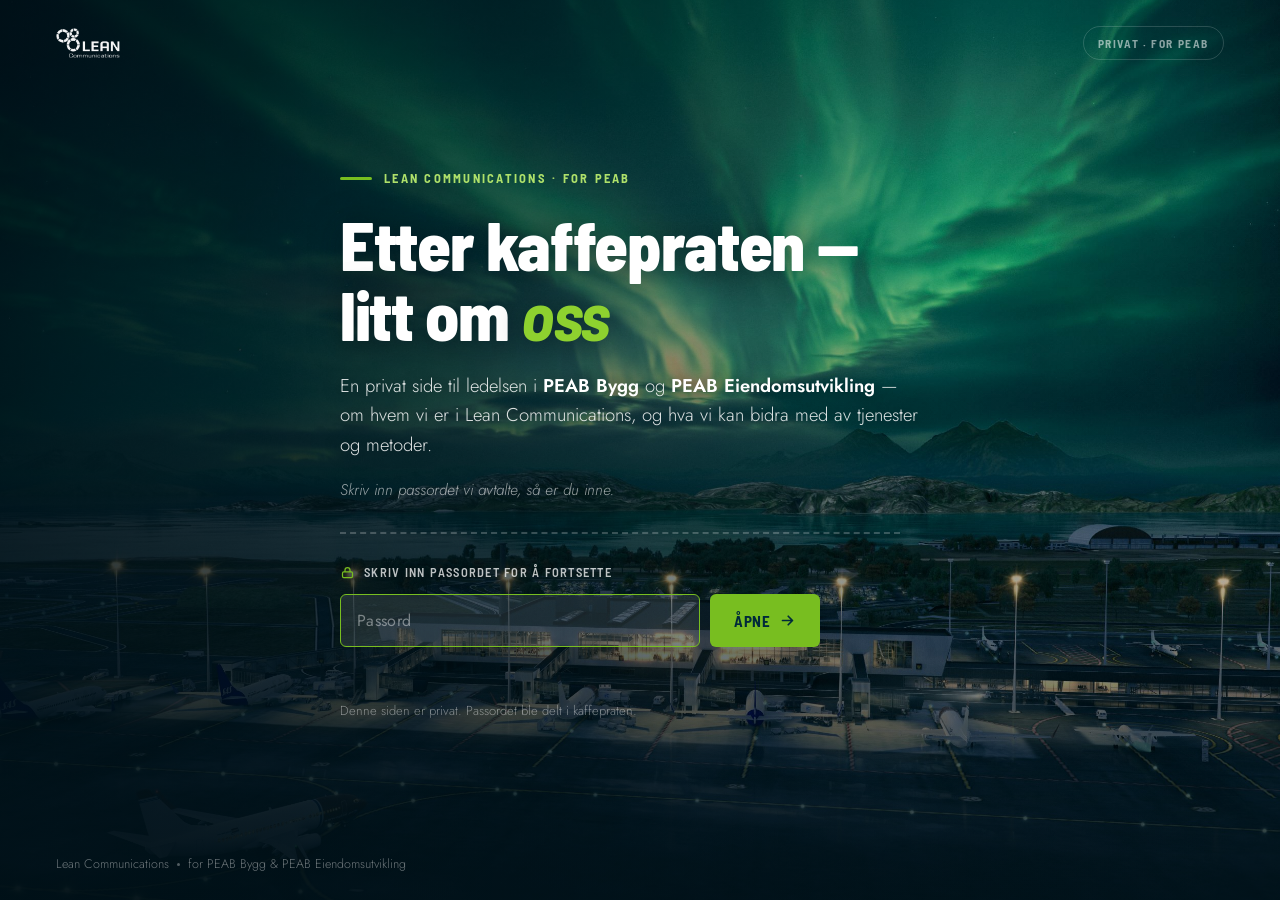
<file: index.html>
<!DOCTYPE html>
<html lang="nb">
<head>
<meta charset="UTF-8">
<meta name="viewport" content="width=device-width, initial-scale=1.0, viewport-fit=cover">
<title>Lean Communications — for PEAB</title>
<meta name="description" content="En privat side fra Lean Communications til ledelsen i PEAB Bygg og PEAB Eiendomsutvikling.">
<link rel="preconnect" href="https://fonts.googleapis.com">
<link rel="preconnect" href="https://fonts.gstatic.com" crossorigin>
<link href="https://fonts.googleapis.com/css2?family=Barlow+Semi+Condensed:ital,wght@0,400;0,500;0,600;0,700;0,800;0,900;1,500;1,700&family=Jost:wght@300;400;500;600;700&display=swap" rel="stylesheet">
<style>
  :root{
    --blue:#002A3A; --blue80:#335564; --blue60:#5a7681;
    --green:#78BE20; --greentext:#8ed12f; --greendk:#4f8a13;
    --teal:#33A6B1; --lime:#CDD751;
    --paper:#FFFFFF; --rule:rgba(255,255,255,.16); --rule-strong:rgba(255,255,255,.32);
    --dur:.22s; --ease:cubic-bezier(.2,.6,.2,1);
  }
  *{box-sizing:border-box;margin:0;padding:0}
  html,body{height:100%}
  body{
    font-family:'Jost',sans-serif;color:#fff;line-height:1.6;font-size:17px;font-weight:400;
    -webkit-font-smoothing:antialiased;
    min-height:100svh;display:flex;flex-direction:column;background:#001620;
  }
  h1,h2,h3,.display{font-family:'Barlow Semi Condensed',sans-serif;line-height:1.02;letter-spacing:-.01em}
  ::selection{background:var(--green);color:#001620}
  :focus-visible{outline:3px solid rgba(120,190,32,.55);outline-offset:3px;border-radius:4px}
  img{max-width:100%;display:block}

  .bg{position:fixed;inset:0;z-index:0;overflow:hidden}
  .bg img{width:100%;height:100%;object-fit:cover;object-position:center 28%}
  .bg::after{content:"";position:absolute;inset:0;
    background:
      linear-gradient(95deg, rgba(0,16,23,.82) 0%, rgba(0,16,23,.55) 38%, rgba(0,16,23,.12) 72%, rgba(0,16,23,0) 100%),
      linear-gradient(180deg, rgba(0,16,23,.12) 0%, rgba(0,16,23,0) 32%, rgba(0,16,23,.30) 68%, rgba(0,16,23,.88) 100%);
  }

  header{position:relative;z-index:2;display:flex;align-items:center;justify-content:space-between;
    padding:26px clamp(20px,5vw,56px)}
  header .logo{height:30px;width:auto;opacity:.96}
  header .badge{font-family:'Barlow Semi Condensed';text-transform:uppercase;letter-spacing:.14em;
    font-weight:700;font-size:11.5px;color:rgba(255,255,255,.55);border:1px solid var(--rule);border-radius:999px;padding:7px 14px}

  main{position:relative;z-index:2;flex:1;display:flex;align-items:center;justify-content:center;
    padding:24px clamp(20px,5vw,56px) 56px}
  .stage{width:100%;max-width:600px}

  .eyebrow{font-family:'Barlow Semi Condensed';text-transform:uppercase;letter-spacing:.18em;
    font-weight:700;font-size:12.5px;color:#aee06a;margin-bottom:22px;display:flex;align-items:center;gap:12px}
  .eyebrow::before{content:"";width:32px;height:3px;background:var(--green);display:inline-block;border-radius:2px}

  h1{font-size:clamp(38px,6.6vw,68px);font-weight:800;letter-spacing:-.02em;margin-bottom:22px;
    text-wrap:balance;text-shadow:0 2px 30px rgba(0,16,23,.5)}
  h1 .g{color:var(--greentext);font-style:italic;font-weight:700}

  .lead{font-size:clamp(16px,1.7vw,18.5px);color:rgba(255,255,255,.86);font-weight:300;
    max-width:54ch;margin-bottom:18px;text-wrap:pretty;text-shadow:0 1px 16px rgba(0,16,23,.55)}
  .lead b{font-weight:600;color:#fff}
  .purpose{font-size:15.5px;color:rgba(255,255,255,.6);font-weight:300;font-style:italic;
    max-width:52ch;margin-bottom:30px}

  .dash{height:0;border:none;border-top:2px dashed rgba(255,255,255,.22);max-width:560px;margin:0 0 28px}

  .gate{max-width:480px}
  .gate-label{display:flex;align-items:center;gap:9px;font-family:'Barlow Semi Condensed';
    text-transform:uppercase;letter-spacing:.1em;font-weight:600;font-size:12.5px;
    color:rgba(255,255,255,.74);margin-bottom:12px}
  .gate-label svg{width:15px;height:15px;stroke:var(--green)}
  .field{display:flex;gap:10px;flex-wrap:wrap}
  .field input{
    flex:1;min-width:200px;font-family:'Jost',sans-serif;font-size:16px;color:#fff;
    background:rgba(255,255,255,.06);border:1px solid var(--rule-strong);border-radius:6px;
    padding:14px 16px;transition:all var(--dur) var(--ease);letter-spacing:.02em}
  .field input::placeholder{color:rgba(255,255,255,.42)}
  .field input:focus{border-color:var(--green);background:rgba(255,255,255,.1);outline:none}
  .field button{
    font-family:'Barlow Semi Condensed';font-weight:700;font-size:15px;letter-spacing:.03em;
    text-transform:uppercase;color:var(--blue);background:var(--green);border:none;border-radius:6px;
    padding:14px 24px;cursor:pointer;display:inline-flex;align-items:center;gap:9px;
    transition:all var(--dur) var(--ease);white-space:nowrap}
  .field button svg{width:17px;height:17px;stroke:currentColor;stroke-width:2.4}
  .field button:hover{background:#86cd24;transform:translateY(-1px)}
  .field button:active{transform:translateY(1px)}
  .field button:disabled{opacity:.55;cursor:default;transform:none}

  .msg{min-height:22px;margin-top:14px;font-size:14.5px;color:#ff8a8a;font-weight:400;
    opacity:0;transform:translateY(-3px);transition:opacity var(--dur),transform var(--dur)}
  .msg.show{opacity:1;transform:none}
  .help{margin-top:8px;font-size:14px;color:rgba(255,255,255,.66);font-weight:300;line-height:1.55;
    max-height:0;overflow:hidden;opacity:0;transition:all .32s var(--ease)}
  .help.show{max-height:120px;opacity:1;margin-top:10px}
  .help a{color:#aee06a;text-decoration:none;border-bottom:1px solid rgba(174,224,106,.4);
    transition:border-color var(--dur),color var(--dur);white-space:nowrap}
  .help a:hover{color:#c6f088;border-color:#c6f088}
  .lockhint{margin-top:10px;font-size:13px;color:rgba(255,255,255,.45);font-weight:300}

  .gate.shake{animation:shake .42s var(--ease)}
  @keyframes shake{10%,90%{transform:translateX(-2px)}30%,70%{transform:translateX(5px)}50%{transform:translateX(-7px)}}

  footer{position:relative;z-index:2;padding:18px clamp(20px,5vw,56px) 26px;
    font-size:12.5px;color:rgba(255,255,255,.42);font-weight:300;display:flex;gap:8px;align-items:center;flex-wrap:wrap}
  footer .dot{width:3px;height:3px;border-radius:50%;background:rgba(255,255,255,.32)}

  .stage>*{opacity:0;transform:translateY(14px);animation:rise .6s var(--ease) forwards}
  .stage .eyebrow{animation-delay:.05s}
  .stage h1{animation-delay:.13s}
  .stage .lead{animation-delay:.21s}
  .stage .purpose{animation-delay:.27s}
  .stage .dash{animation-delay:.33s}
  .stage .gate{animation-delay:.39s}
  @keyframes rise{to{opacity:1;transform:none}}
  @media(prefers-reduced-motion:reduce){.stage>*{animation:none;opacity:1;transform:none}}

  @media(max-width:560px){
    header{padding:18px 20px}
    .field button{flex:1}
  }
</style>
</head>
<body>

<div class="bg">
  <img src="assets/bodo-aurora.jpg" alt="">
</div>

<header>
  <img class="logo" src="assets/logo-mark-white.png" alt="Lean Communications">
  <span class="badge">Privat · for PEAB</span>
</header>

<main>
  <div class="stage">
    <div class="eyebrow">Lean Communications · for PEAB</div>
    <h1>Etter kaffepraten —<br>litt om <span class="g">oss</span></h1>
    <p class="lead">En privat side til ledelsen i <b>PEAB Bygg</b> og <b>PEAB Eiendomsutvikling</b> — om hvem vi er i Lean Communications, og hva vi kan bidra med av tjenester og metoder.</p>
    <p class="purpose">Skriv inn passordet vi avtalte, så er du inne.</p>
    <hr class="dash">
    <form class="gate" id="gate" autocomplete="off">
      <div class="gate-label">
        <svg viewBox="0 0 24 24" fill="none"><rect x="4" y="11" width="16" height="9" rx="2" stroke-width="2"/><path d="M8 11V8a4 4 0 0 1 8 0v3" stroke-width="2"/></svg>
        <span>Skriv inn passordet for å fortsette</span>
      </div>
      <div class="field">
        <input type="password" id="pw" autocomplete="current-password" spellcheck="false" placeholder="Passord">
        <button type="submit" id="go">
          <span>Åpne</span>
          <svg viewBox="0 0 24 24" fill="none"><path d="M5 12h14M13 6l6 6-6 6" stroke-linecap="round" stroke-linejoin="round"/></svg>
        </button>
      </div>
      <div class="msg" id="msg"></div>
      <div class="help" id="help"></div>
      <div class="lockhint">Denne siden er privat. Passordet ble delt i kaffepraten.</div>
    </form>
  </div>
</main>

<footer>
  <span>Lean Communications</span>
  <span class="dot"></span>
  <span>for PEAB Bygg &amp; PEAB Eiendomsutvikling</span>
</footer>

<script>
(function(){
  "use strict";
  var HASH="279ceb120758aa63076d65e8050cab1aab8d401816f03d98b50926a98b7e20af";
  var SALT="peab2026-lc-salt-v1";

  var ERR="Feil passord — prøv igjen.";
  var ERRHELP="Får du det ikke til? <a href=\"mailto:oyvindb@leancommunications.no\">Send Øyvind en e-post</a> eller ring <a href=\"tel:+4797700104\">+47 977 00 104</a>.";

  async function derive(pw){
    var enc=new TextEncoder();
    var keyMat=await crypto.subtle.importKey("raw",enc.encode(pw),"PBKDF2",false,["deriveBits"]);
    var bits=await crypto.subtle.deriveBits(
      {name:"PBKDF2",salt:enc.encode(SALT),iterations:150000,hash:"SHA-256"},keyMat,256);
    return Array.from(new Uint8Array(bits)).map(function(x){return x.toString(16).padStart(2,"0");}).join("");
  }

  var form=document.getElementById('gate');
  var pw=document.getElementById('pw');
  var go=document.getElementById('go');
  var msg=document.getElementById('msg');
  var help=document.getElementById('help');
  var gate=form;

  function fail(){
    msg.textContent=ERR; msg.classList.add('show');
    help.innerHTML=ERRHELP; help.classList.add('show');
    gate.classList.remove('shake'); void gate.offsetWidth; gate.classList.add('shake');
    pw.value=""; pw.focus();
  }

  pw.addEventListener('input',function(){
    if(msg.classList.contains('show')){ msg.classList.remove('show'); help.classList.remove('show'); }
  });

  form.addEventListener('submit',async function(ev){
    ev.preventDefault();
    var val=pw.value.trim();
    if(!val){ pw.focus(); return; }
    msg.classList.remove('show'); help.classList.remove('show');
    go.disabled=true; go.querySelector('span').textContent="Sjekker …";
    var ok=false;
    try{ ok=(await derive(val))===HASH; }catch(e){ ok=false; }
    if(ok){
      try{ sessionStorage.setItem("peab-auth",HASH); }catch(e){}
      location.href="tjenester.html";
    }else{
      go.disabled=false; go.querySelector('span').textContent="Åpne";
      fail();
    }
  });

  pw.focus();
})();
</script>
</body>
</html>
</file>
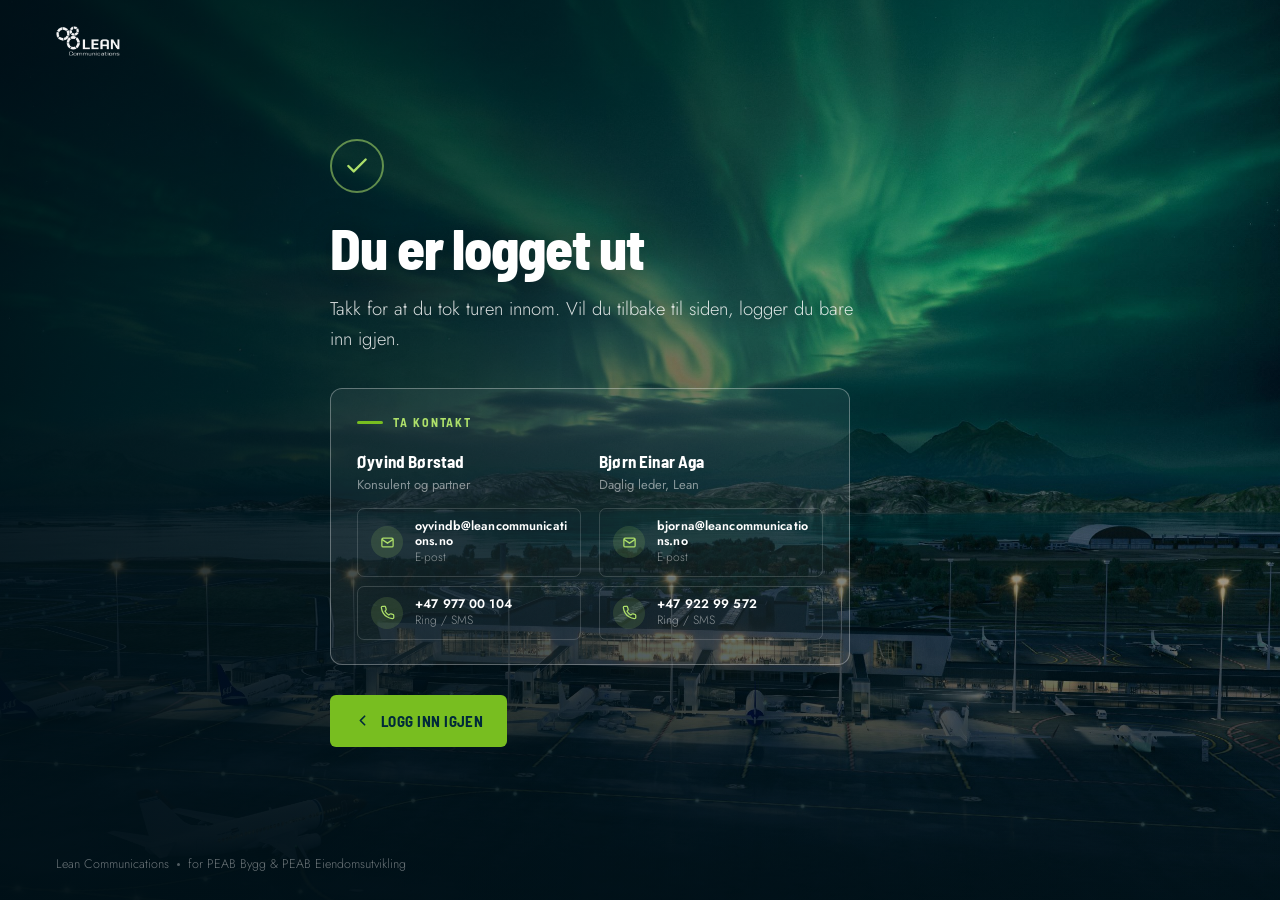
<file: logget-ut.html>
<!DOCTYPE html>
<html lang="nb">
<head>
<meta charset="UTF-8">
<meta name="viewport" content="width=device-width, initial-scale=1.0, viewport-fit=cover">
<title>Logget ut — Lean Communications</title>
<meta name="description" content="Du er logget ut av den private siden fra Lean Communications.">
<link rel="preconnect" href="https://fonts.googleapis.com">
<link rel="preconnect" href="https://fonts.gstatic.com" crossorigin>
<link href="https://fonts.googleapis.com/css2?family=Barlow+Semi+Condensed:ital,wght@0,400;0,500;0,600;0,700;0,800;0,900;1,500;1,700&family=Jost:wght@300;400;500;600;700&display=swap" rel="stylesheet">
<style>
  :root{
    --blue:#002A3A; --green:#78BE20; --greentext:#8ed12f;
    --rule:rgba(255,255,255,.16); --rule-strong:rgba(255,255,255,.32);
    --dur:.22s; --ease:cubic-bezier(.2,.6,.2,1);
  }
  *{box-sizing:border-box;margin:0;padding:0}
  html,body{height:100%}
  body{
    font-family:'Jost',sans-serif;color:#fff;line-height:1.6;font-size:17px;font-weight:400;
    -webkit-font-smoothing:antialiased;min-height:100svh;display:flex;flex-direction:column;background:#001620;
  }
  h1,h2,h3,.display{font-family:'Barlow Semi Condensed',sans-serif;line-height:1.02;letter-spacing:-.01em}
  ::selection{background:var(--green);color:#001620}
  :focus-visible{outline:3px solid rgba(120,190,32,.55);outline-offset:3px;border-radius:4px}
  img{max-width:100%;display:block}

  .bg{position:fixed;inset:0;z-index:0;overflow:hidden}
  .bg img{width:100%;height:100%;object-fit:cover;object-position:center 28%}
  .bg::after{content:"";position:absolute;inset:0;
    background:
      linear-gradient(95deg, rgba(0,16,23,.84) 0%, rgba(0,16,23,.6) 40%, rgba(0,16,23,.2) 74%, rgba(0,16,23,.05) 100%),
      linear-gradient(180deg, rgba(0,16,23,.18) 0%, rgba(0,16,23,0) 30%, rgba(0,16,23,.34) 66%, rgba(0,16,23,.9) 100%);
  }

  header{position:relative;z-index:2;display:flex;align-items:center;justify-content:space-between;
    padding:26px clamp(20px,5vw,56px)}
  header .logo{height:30px;width:auto;opacity:.96}

  main{position:relative;z-index:2;flex:1;display:flex;align-items:center;justify-content:center;
    padding:24px clamp(20px,5vw,56px) 56px}
  .stage{width:100%;max-width:620px}

  .check{width:54px;height:54px;border-radius:50%;border:2px solid rgba(174,224,106,.55);
    display:flex;align-items:center;justify-content:center;margin-bottom:26px}
  .check svg{width:26px;height:26px;stroke:#aee06a;stroke-width:2.2;fill:none}

  h1{font-size:clamp(34px,5.4vw,56px);font-weight:800;letter-spacing:-.02em;margin-bottom:18px;
    text-wrap:balance;text-shadow:0 2px 30px rgba(0,16,23,.5)}
  .lead{font-size:clamp(16px,1.7vw,18.5px);color:rgba(255,255,255,.84);font-weight:300;
    max-width:52ch;margin-bottom:34px;text-wrap:pretty;text-shadow:0 1px 16px rgba(0,16,23,.5)}

  .contact{background:rgba(255,255,255,.06);border:1px solid var(--rule-strong);border-radius:12px;padding:24px 26px;max-width:520px}
  .contact .eyebrow{font-family:'Barlow Semi Condensed';text-transform:uppercase;letter-spacing:.16em;
    font-weight:700;font-size:12px;color:#aee06a;margin-bottom:16px;display:flex;align-items:center;gap:10px}
  .contact .eyebrow::before{content:"";width:26px;height:3px;background:var(--green);border-radius:2px}
  .people{display:grid;grid-template-columns:1fr 1fr;gap:18px}
  .person .who{font-family:'Barlow Semi Condensed';font-weight:700;font-size:17px;color:#fff;letter-spacing:.01em}
  .person .role{font-size:13px;color:rgba(255,255,255,.5);font-weight:400;margin-bottom:12px}
  .methods{display:flex;flex-direction:column;gap:9px}
  .method{display:flex;align-items:center;gap:12px;color:#fff;text-decoration:none;
    padding:10px 13px;border:1px solid var(--rule);border-radius:7px;transition:all var(--dur) var(--ease);min-width:0}
  .method:hover{border-color:var(--green);background:rgba(120,190,32,.08)}
  .method .ic{width:32px;height:32px;flex:none;border-radius:50%;background:rgba(174,224,106,.14);
    display:flex;align-items:center;justify-content:center}
  .method .ic svg{width:15px;height:15px;stroke:#aee06a;stroke-width:2;fill:none}
  .method .t{display:flex;flex-direction:column;line-height:1.3;min-width:0;flex:1}
  .method .t b{font-weight:600;font-size:12.5px;letter-spacing:.01em;overflow-wrap:anywhere;line-height:1.25}
  .method .t small{font-size:12px;color:rgba(255,255,255,.5);font-weight:300}
  @media(max-width:620px){.people{grid-template-columns:1fr}}

  .backrow{margin-top:30px}
  .back-btn{display:inline-flex;align-items:center;gap:10px;font-family:'Barlow Semi Condensed';
    font-weight:700;font-size:15px;letter-spacing:.03em;text-transform:uppercase;color:var(--blue);
    background:var(--green);border:none;border-radius:6px;padding:14px 24px;cursor:pointer;text-decoration:none;
    transition:all var(--dur) var(--ease)}
  .back-btn svg{width:17px;height:17px;stroke:currentColor;stroke-width:2.4;fill:none}
  .back-btn:hover{background:#86cd24;transform:translateY(-1px)}
  .back-btn:active{transform:translateY(1px)}

  footer{position:relative;z-index:2;padding:18px clamp(20px,5vw,56px) 26px;
    font-size:12.5px;color:rgba(255,255,255,.42);font-weight:300;display:flex;gap:8px;align-items:center;flex-wrap:wrap}
  footer .dot{width:3px;height:3px;border-radius:50%;background:rgba(255,255,255,.32)}

  .stage>*{opacity:0;transform:translateY(14px);animation:rise .6s var(--ease) forwards}
  .stage .check{animation-delay:.04s}
  .stage h1{animation-delay:.12s}
  .stage .lead{animation-delay:.2s}
  .stage .contact{animation-delay:.28s}
  .stage .backrow{animation-delay:.36s}
  @keyframes rise{to{opacity:1;transform:none}}
  @media(prefers-reduced-motion:reduce){.stage>*{animation:none;opacity:1;transform:none}}

  @media(max-width:560px){ header{padding:18px 20px} }
</style>
</head>
<body>

<div class="bg"><img src="assets/bodo-aurora.jpg" alt=""></div>

<header>
  <img class="logo" src="assets/logo-mark-white.png" alt="Lean Communications">
</header>

<main>
  <div class="stage">
    <div class="check">
      <svg viewBox="0 0 24 24"><path d="M20 6L9 17l-5-5" stroke-linecap="round" stroke-linejoin="round"/></svg>
    </div>
    <h1>Du er logget ut</h1>
    <p class="lead">Takk for at du tok turen innom. Vil du tilbake til siden, logger du bare inn igjen.</p>

    <div class="contact">
      <div class="eyebrow">Ta kontakt</div>
      <div class="people">
        <div class="person">
          <div class="who">Øyvind Børstad</div>
          <div class="role">Konsulent og partner</div>
          <div class="methods">
            <a class="method" href="mailto:oyvindb@leancommunications.no">
              <span class="ic"><svg viewBox="0 0 24 24"><rect x="3" y="5" width="18" height="14" rx="2"/><path d="m3 7 9 6 9-6"/></svg></span>
              <span class="t"><b>oyvindb@leancommunications.no</b><small>E-post</small></span>
            </a>
            <a class="method" href="tel:+4797700104">
              <span class="ic"><svg viewBox="0 0 24 24"><path d="M22 16.9v3a2 2 0 0 1-2.2 2 19.8 19.8 0 0 1-8.6-3 19.5 19.5 0 0 1-6-6 19.8 19.8 0 0 1-3-8.7A2 2 0 0 1 4.1 2h3a2 2 0 0 1 2 1.7c.1.9.4 1.8.7 2.7a2 2 0 0 1-.5 2.1L8.1 9.9a16 16 0 0 0 6 6l1.4-1.2a2 2 0 0 1 2.1-.5c.9.3 1.8.6 2.7.7a2 2 0 0 1 1.7 2z"/></svg></span>
              <span class="t"><b>+47 977 00 104</b><small>Ring / SMS</small></span>
            </a>
          </div>
        </div>
        <div class="person">
          <div class="who">Bjørn Einar Aga</div>
          <div class="role">Daglig leder, Lean</div>
          <div class="methods">
            <a class="method" href="mailto:bjorna@leancommunications.no">
              <span class="ic"><svg viewBox="0 0 24 24"><rect x="3" y="5" width="18" height="14" rx="2"/><path d="m3 7 9 6 9-6"/></svg></span>
              <span class="t"><b>bjorna@leancommunications.no</b><small>E-post</small></span>
            </a>
            <a class="method" href="tel:+4792299572">
              <span class="ic"><svg viewBox="0 0 24 24"><path d="M22 16.9v3a2 2 0 0 1-2.2 2 19.8 19.8 0 0 1-8.6-3 19.5 19.5 0 0 1-6-6 19.8 19.8 0 0 1-3-8.7A2 2 0 0 1 4.1 2h3a2 2 0 0 1 2 1.7c.1.9.4 1.8.7 2.7a2 2 0 0 1-.5 2.1L8.1 9.9a16 16 0 0 0 6 6l1.4-1.2a2 2 0 0 1 2.1-.5c.9.3 1.8.6 2.7.7a2 2 0 0 1 1.7 2z"/></svg></span>
              <span class="t"><b>+47 922 99 572</b><small>Ring / SMS</small></span>
            </a>
          </div>
        </div>
      </div>
    </div>

    <div class="backrow">
      <a class="back-btn" href="index.html">
        <svg viewBox="0 0 24 24"><path d="M15 18l-6-6 6-6" stroke-linecap="round" stroke-linejoin="round"/></svg>
        <span>Logg inn igjen</span>
      </a>
    </div>
  </div>
</main>

<footer>
  <span>Lean Communications</span>
  <span class="dot"></span>
  <span>for PEAB Bygg &amp; PEAB Eiendomsutvikling</span>
</footer>

<script>
  try{ sessionStorage.removeItem("peab-auth"); }catch(e){}
</script>
</body>
</html>
</file>
